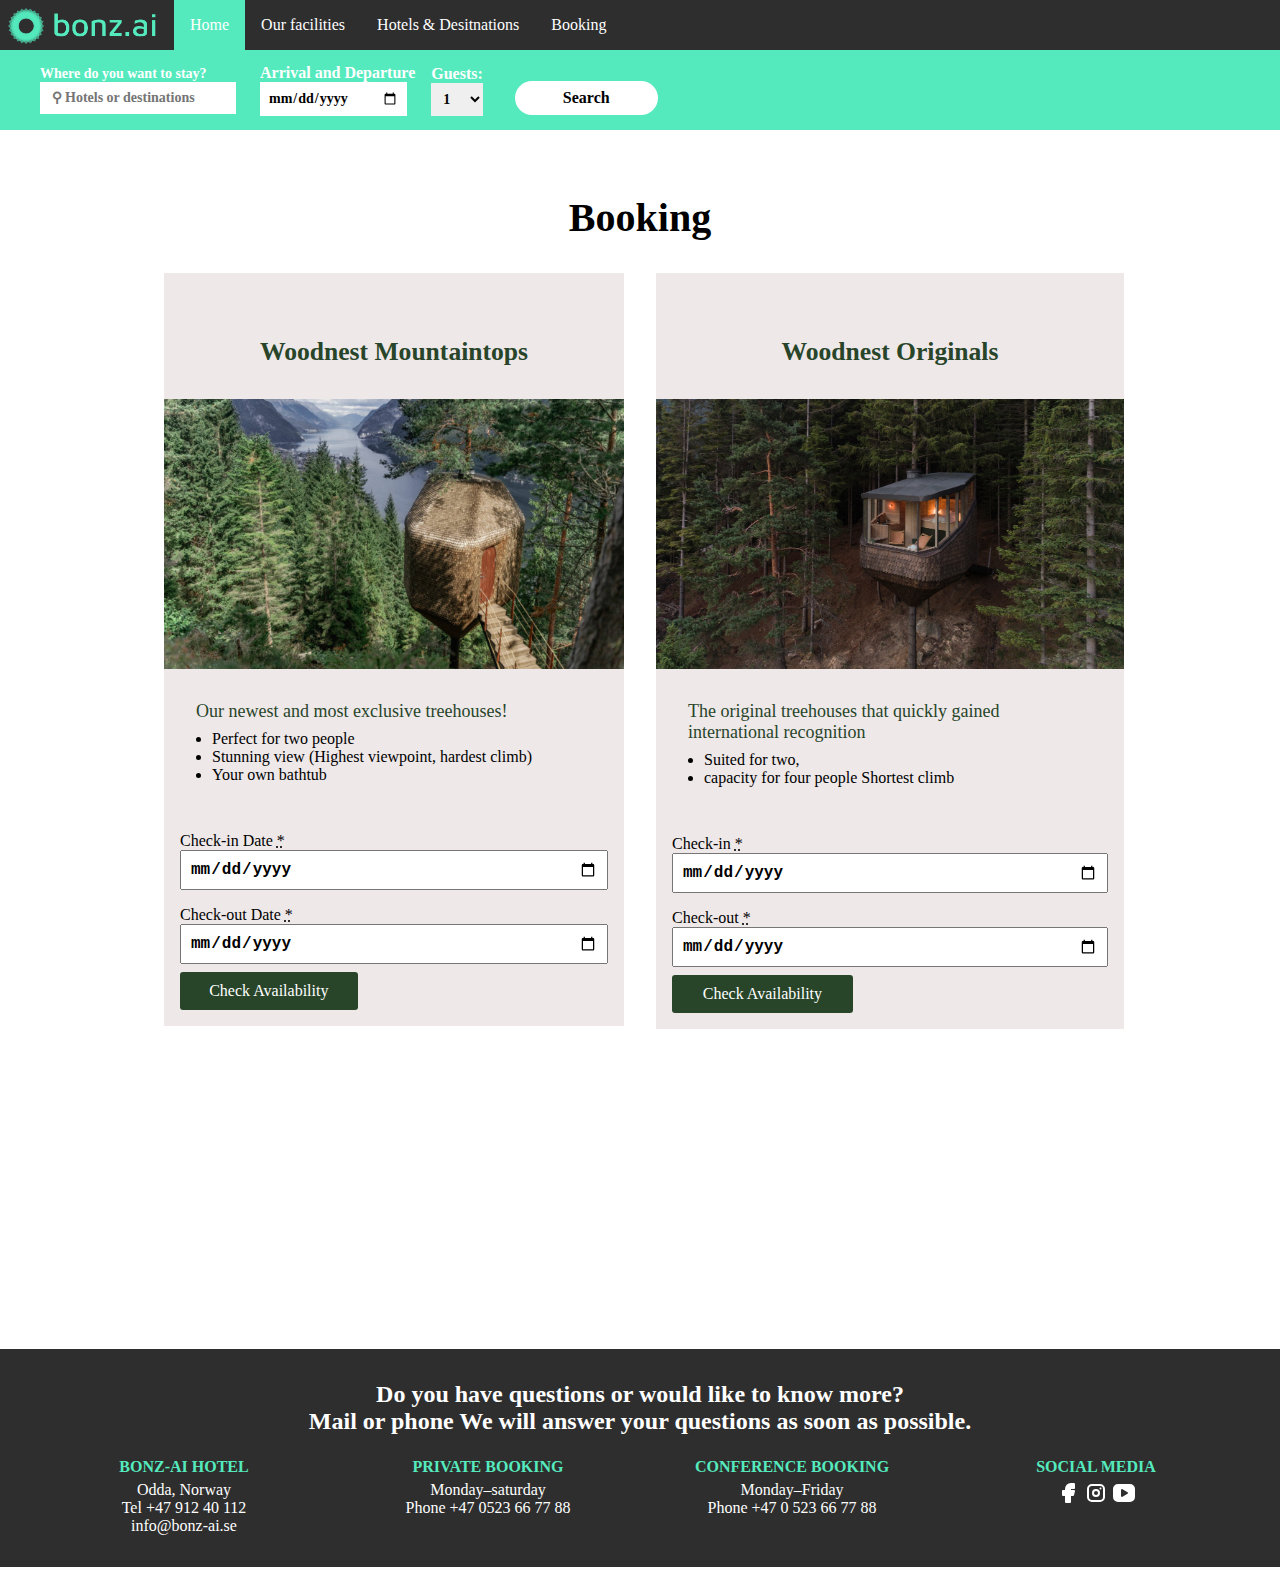
<file: booking.html>
<!DOCTYPE html>
<html lang="en">

<head>
    <meta charset="UTF-8">
    <meta name="viewport" content="width=device-width, initial-scale=1.0">
    <link rel="stylesheet" href="./style/style.css">
    <title>bonz-ai</title>


</head>

<body>

    <!-- Header/navigation -->

    <header class="header">
        <section id="header__navbar" class="header__navigation-menu">

            <ul class="header__menu-list">
                <figure class="heder__logo header__list-item">
                    <img class="header__logo" src="/assets/logo/bonz.ai-logo-color-landscape.png"
                        alt="logotype for bonz-ai">
                </figure>
                <nav class="header__navigation-toggle">
                    <li class="header__list-item-home"><a href="index.html" class="header__menu-link">Home</a></li>
                    <li class="header__list-item"><a href="facilities.html" class="header__menu-link">Our facilities</a>
                    </li>
                    <li class="header__list-item"><a href="hotels.html" class="header__menu-link">Hotels &
                            Desitnations</a></li>
                    <li class="header__list-item"><a href="booking.html" class="header__menu-link">Booking</a></li>
                    <!-- <li class="header__list-item"><a href="#" class="header__menu-link">Contact information</a>
                    </li> -->
                </nav>
            </ul>
            <!-- Hamburger button -->
            <button id="header__hamburger-toggle" class="header__navigation-hamburger">
                <figure class="header__icon-open">
                    <svg xmlns="http://www.w3.org/2000/svg" class="icon icon-tabler icon-tabler-menu-2" width="48"
                        height="48" viewBox="0 0 24 24" stroke-width="2" stroke="currentColor" fill="none"
                        stroke-linecap="round" stroke-linejoin="round">
                        <path stroke="none" d="M0 0h24v24H0z" fill="none" />
                        <path d="M4 6l16 0" />
                        <path d="M4 12l16 0" />
                        <path d="M4 18l16 0" />
                    </svg>
                </figure>

                <figure class="header__icon-close">
                    <svg xmlns="http://www.w3.org/2000/svg" class="icon icon-tabler icon-tabler-x" width="48"
                        height="48" viewBox="0 0 24 24" stroke-width="2" stroke="currentColor" fill="none"
                        stroke-linecap="round" stroke-linejoin="round">
                        <path stroke="none" d="M0 0h24v24H0z" fill="none" />
                        <path d="M18 6l-12 12" />
                        <path d="M6 6l12 12" />
                    </svg>
                </figure>
            </button>
        </section>

        <!-- Header booking form -->

        <form class="header__booking-form">
            <fieldset class="header__form-search">
                <label for="header__form-search-text">Where do you want to stay?</label>
                <input type="text" class="header__form-search-text" placeholder=" &#9906; Hotels or destinations"
                    name="header__form-search-text" required>
            </fieldset>
            <fieldset class="header__form-date">
                <label for="header__form-date-picker"> Arrival and Departure</label>
                <input type="date" class="header__form-date-picker" name="header__form-date-picker" required>
            </fieldset>

            <fieldset class="header__form-guest-number">
                <label for="header__form-guests">Guests:</label>
                <select class="header__form-guests" name="header__form-guests" required>
                    <option value="one">1</option>
                    <option value="two">2</option>
                    <option value="three">3</option>
                </select>
            </fieldset>


            <button class="header__form-button" type="submit">Search</button>
        </form>




    </header>




    <!-- Main start -->


    <main class="main-booking">


        <h1 class="main-booking__title">Booking</h1>

        <!-- Container - right -->
        <section class="main-booking__container">
            <article class="main-booking__container main-booking__container--right">

                <h2 class="main-booking__topic">Woodnest Mountaintops</h2>
                <img class="main-booking__image" src="/assets/photos/woodnest-exclusive.jpg" alt="woodnest-exclusive">
                <article class="main-booking__info-list">
                    <h3 class="main-booking__heading">Our newest and most exclusive treehouses!
                    </h3>
                    <ul class="main-booking__list">
                        <li>Perfect for two people</li>
                        <li>Stunning view (Highest viewpoint, hardest climb)</li>
                        <li>Your own bathtub</li>
                    </ul>
                </article>
                <form class="main-booking__form">
                    <fieldset class="main-booking__form main-booking__form--check-in">
                        <label for="main-booking__form-date-picker"> Check-in Date <abbr
                                title="Formatted as dd/mm/yyyy">*</abbr></label>
                        <input type="date" class="main-booking__form-date-picker" name="main-booking__form-date-picker"
                            required>
                    </fieldset>

                    <fieldset class="main-booking__form main-booking__form--check-out">
                        <label for="main-booking__form-date-picker"> Check-out Date <abbr
                                title="Formatted as dd/mm/yyyy">*</abbr></label>
                        <input type="date" class="main-booking__form-date-picker" name="main-booking__form-date-picker"
                            required>
                    </fieldset>
                    <!-- Check availability buttun -->
                    <details>
                        <summary class="main-booking__btn" type="submit">Check Availability</summary>
                        <h2 class="main-booking__topic">Available rooms:</h2>
                        <section class="main-booking__search-results">
                            <article class="main-booking__availibility-info">
                                <h3 class="main-booking__heading">Woodnest Mountaintop treehouse</h3>
                                <img class="main__booking-image--availability"
                                    src="/assets/photos/Albert-Heisler-01.jpg" width="100%">
                                <p class="main__booking-information">Price: 4099 SEK / night</p>
                                <p class="main__booking-information">These 14m2 luxurious treehouses boast a hand
                                    carved
                                    bespoke wooden bathtub and a bed that
                                    lowers from the ceiling. The towering floor windows gives you breathtaking views
                                    of the
                                    forest canopy overlooking the majestic Hardanger fjord.</p>
                            </article>

                            <figure class="main-booking__image-availability">

                                <img class="main__booking-image--availability"
                                    src="/assets/photos/Samuel-Taipale-05.jpg" width="100%">

                            </figure>

                        </section>
                    </details>
                </form>
            </article>
        </section>
        <!-- Container - left -->

        <section class="main-booking__container">
            <article class="main-booking__container main-booking__container--left">
                <h2 class="main-booking__topic">Woodnest Originals</h2>
                <img class="main-booking__image" src="/assets/photos/woodnest-original.jpeg" alt="woodnest-exclusive">
                <article class="main-booking__info-list">
                    <h3 class="main-booking__heading">The original treehouses that quickly gained international
                        recognition
                    </h3>
                    <ul class="main-booking__list">
                        <li>Suited for two, </li>
                        <li>capacity for four people Shortest climb</li>

                    </ul>
                </article>
                <form class="main-booking__form">
                    <fieldset class="main-booking__form main-booking__form--check-in">
                        <label for="main-booking__form-date-picker"> Check-in <abbr
                                title="Formatted as dd/mm/yyyy">*</abbr></label>
                        <input type="date" class="main-booking__form-date-picker" name="main-booking__form-date-picker"
                            required>
                    </fieldset>

                    <fieldset class="main-booking__form main-booking__form--check-out">
                        <label for="main-booking__form-date-picker"> Check-out <abbr
                                title="Formatted as dd/mm/yyyy">*</abbr></label>
                        <input type="date" class="main-booking__form-date-picker" name="main-booking__form-date-picker"
                            required>
                    </fieldset>
                    <!-- Check availability buttun -->
                    <details>
                        <summary class="main-booking__btn" type="submit">Check Availability</summary>
                        <h2 class="main-booking__topic">Available rooms:</h2>
                        <section class="main-booking__search-results">
                            <article class="main-booking__availibility-info">
                                <h3 class="main-booking__heading">Woodnest original treehouse</h3>
                                <img class="main__booking-image--availability" src="/assets/photos/wood-nest.jpg"
                                    width="100%">
                                <p class="main-booking__information">Price: 3099 SEK / night</p>
                                <p class="main-booking__information">Suspended 6 metres above the forest floor,
                                    these
                                    panoramic treehouses overlook the
                                    majestic Hardanger Fjord. These 14m2 treehouses use groundbreaking engineering,
                                    as the
                                    tree is encased with a metal collar which allows the tree to live freely inside.
                                </p>
                            </article>
                            <figure class="main__booking-image--availability">
                                <img class="main__booking-image--availability" src="/assets/photos/WN_0600.jpg"
                                    width="100%">
                            </figure>

                        </section>
                    </details>
                </form>
            </article>
        </section>
    </main>


    <!-- Footer start -->


    <footer class="footer">
        <section class="footer__container">
            <h2 class="footer__heading">Do you have questions or would like to know more?<br>
                Mail or phone
                We will answer your questions as soon as possible.</h2>


            <article class="footer__contact-info">
                <h3 class="footer__sub-heading">BONZ-AI HOTEL</h3>
                <p class="footer__item-paragraph">Odda, Norway</p>
                <p class="footer__item-paragraph">Tel +47 912 40 112</p>
                <p class="footer__item-paragraph">info@bonz-ai.se</p>
            </article>
            <article class="footer__contact-info">
                <h3 class="footer__sub-heading">PRIVATE BOOKING</h3>
                <p class="footer__item-paragraph">Monday–saturday</p>
                <p class="footer__item-paragraph"> Phone +47 0523 66 77 88</p>
            </article>
            <article class="footer__contact-info">
                <h3 class="footer__sub-heading">CONFERENCE BOOKING</h3>
                <p class="footer__item-paragraph">Monday–Friday</p>

                <p class="footer__item-paragraph"> Phone +47 0 523 66 77 88</p>
            </article>
            <article class="footer__contact-info">
                <h3 class="footer__sub-heading">SOCIAL MEDIA</h3>
                <!-- Facebook icon -->
                <svg xmlns="http://www.w3.org/2000/svg" class="icon icon-tabler icon-tabler-brand-facebook-filled"
                    width="24" height="24" viewBox="0 0 24 24" stroke-width="2" stroke="currentColor" fill="none"
                    stroke-linecap="round" stroke-linejoin="round">
                    <path stroke="none" d="M0 0h24v24H0z" fill="none" />
                    <path
                        d="M18 2a1 1 0 0 1 .993 .883l.007 .117v4a1 1 0 0 1 -.883 .993l-.117 .007h-3v1h3a1 1 0 0 1 .991 1.131l-.02 .112l-1 4a1 1 0 0 1 -.858 .75l-.113 .007h-2v6a1 1 0 0 1 -.883 .993l-.117 .007h-4a1 1 0 0 1 -.993 -.883l-.007 -.117v-6h-2a1 1 0 0 1 -.993 -.883l-.007 -.117v-4a1 1 0 0 1 .883 -.993l.117 -.007h2v-1a6 6 0 0 1 5.775 -5.996l.225 -.004h3z"
                        stroke-width="0" fill="currentColor" />
                </svg>
                <!-- Instagram icon -->
                <svg xmlns="http://www.w3.org/2000/svg" class="icon icon-tabler icon-tabler-brand-instagram" width="24"
                    height="24" viewBox="0 0 24 24" stroke-width="2" stroke="currentColor" fill="none"
                    stroke-linecap="round" stroke-linejoin="round">
                    <path stroke="none" d="M0 0h24v24H0z" fill="none" />
                    <path d="M4 4m0 4a4 4 0 0 1 4 -4h8a4 4 0 0 1 4 4v8a4 4 0 0 1 -4 4h-8a4 4 0 0 1 -4 -4z" />
                    <path d="M12 12m-3 0a3 3 0 1 0 6 0a3 3 0 1 0 -6 0" />
                    <path d="M16.5 7.5l0 .01" />
                </svg>
                <!-- Youtube icon -->
                <svg xmlns="http://www.w3.org/2000/svg" class="icon icon-tabler icon-tabler-brand-youtube-filled"
                    width="24" height="24" viewBox="0 0 24 24" stroke-width="2" stroke="currentColor" fill="none"
                    stroke-linecap="round" stroke-linejoin="round">
                    <path stroke="none" d="M0 0h24v24H0z" fill="none" />
                    <path
                        d="M18 3a5 5 0 0 1 5 5v8a5 5 0 0 1 -5 5h-12a5 5 0 0 1 -5 -5v-8a5 5 0 0 1 5 -5zm-9 6v6a1 1 0 0 0 1.514 .857l5 -3a1 1 0 0 0 0 -1.714l-5 -3a1 1 0 0 0 -1.514 .857z"
                        stroke-width="0" fill="currentColor" />
                </svg>
        </section>

        </article>
    </footer>



    <script src="./app.js"></script>

</body>

</html>
</file>
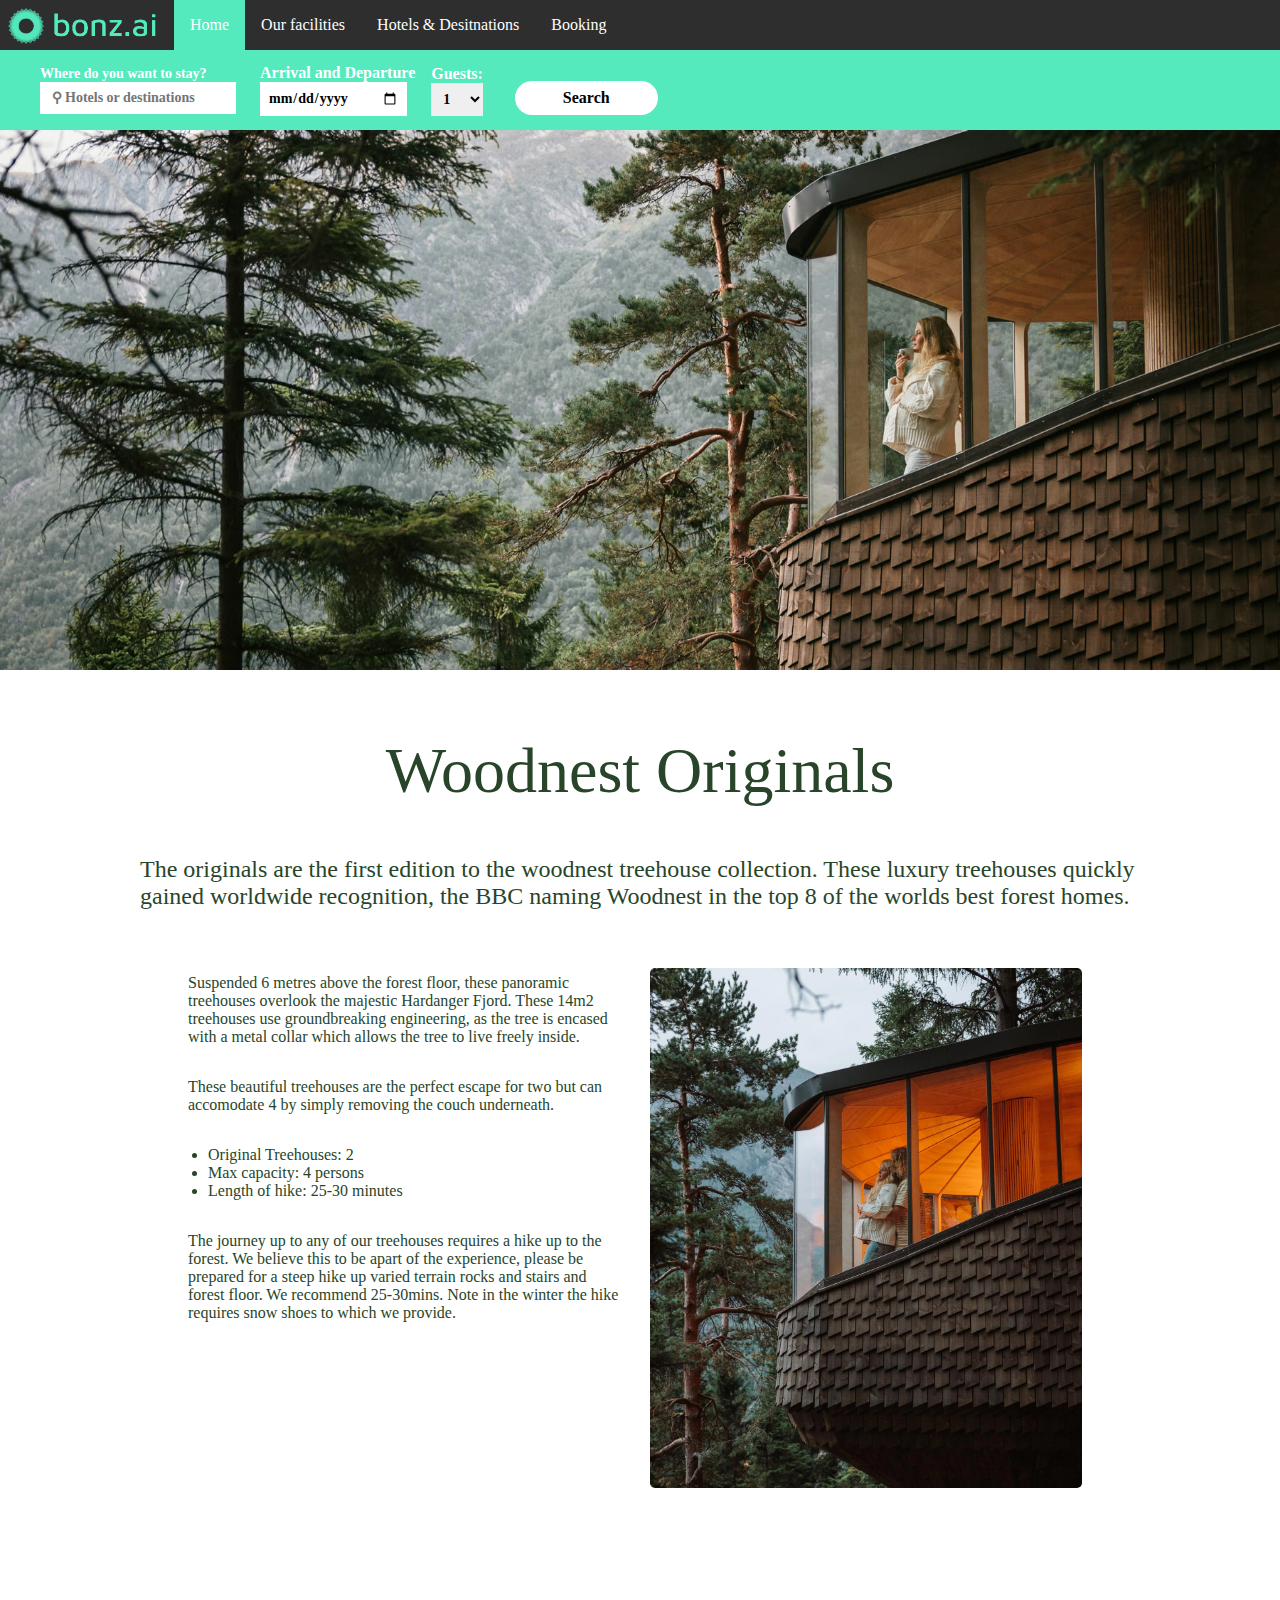
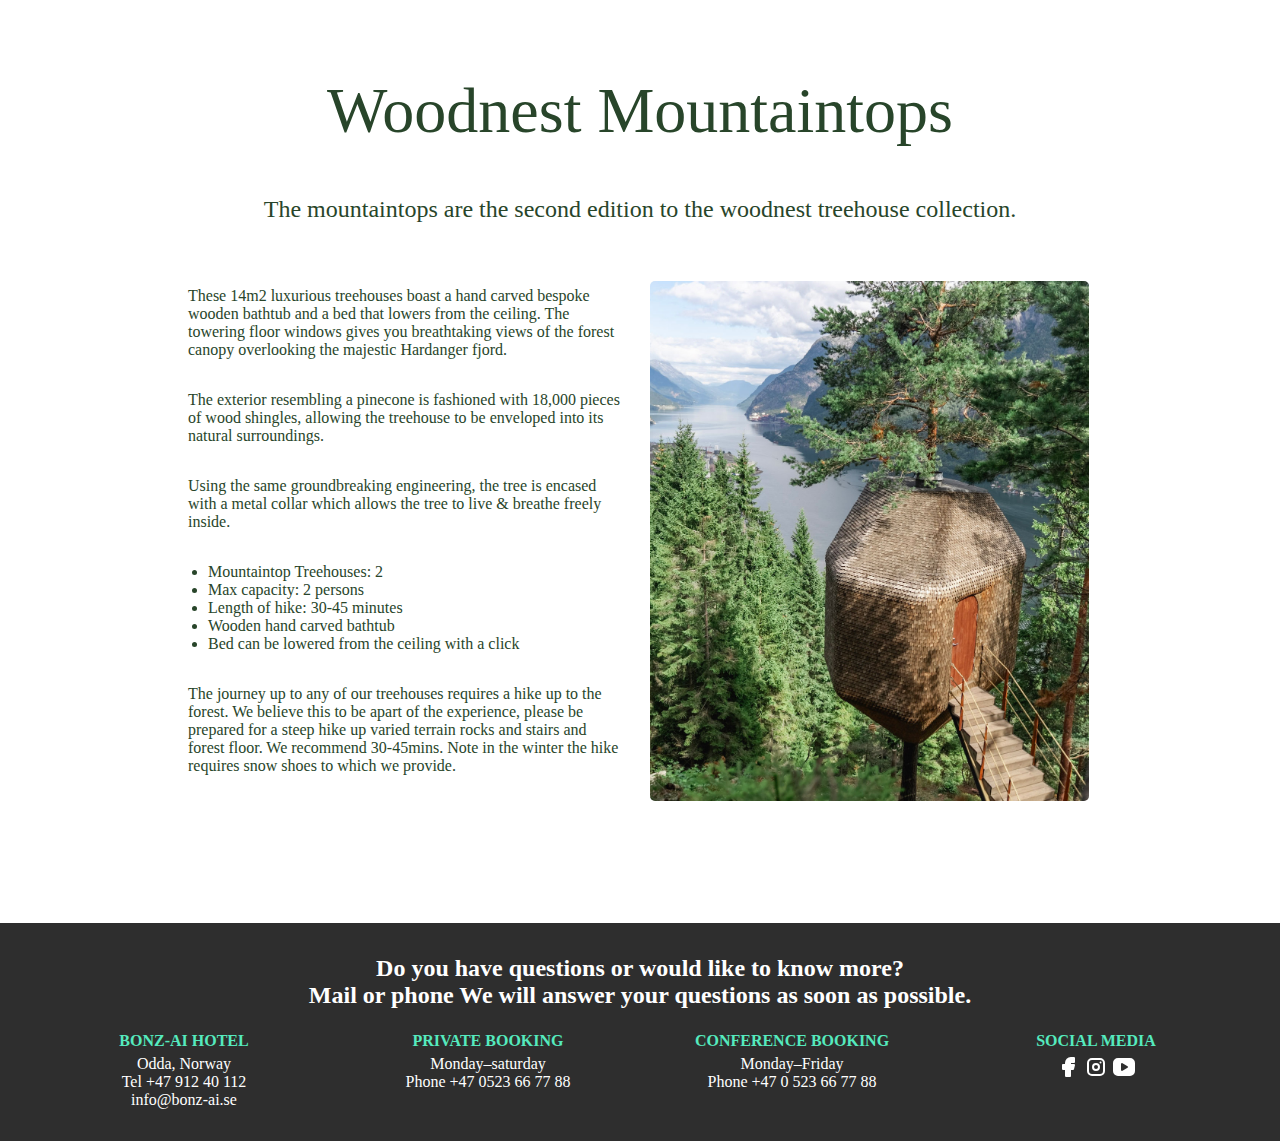
<file: facilities.html>
<!DOCTYPE html>
<html lang="en">

<head>
    <meta charset="UTF-8">
    <meta name="viewport" content="width=device-width, initial-scale=1.0">
    <link rel="stylesheet" href="./style/style.css">
    <title>bonz-ai</title>


</head>

<body>

    <!-- Header/navigation -->

    <header class="header">
        <section id="header__navbar" class="header__navigation-menu">

            <ul class="header__menu-list">
                <figure class="heder__logo header__list-item">
                    <img class="header__logo" src="/assets/logo/bonz.ai-logo-color-landscape.png"
                        alt="logotype for bonz-ai">
                </figure>
                <nav class="header__navigation-toggle">
                    <li class="header__list-item-home"><a href="index.html" class="header__menu-link">Home</a></li>
                    <li class="header__list-item"><a href="facilities.html" class="header__menu-link">Our facilities</a>
                    </li>
                    <li class="header__list-item"><a href="hotels.html" class="header__menu-link">Hotels &
                            Desitnations</a></li>
                    <li class="header__list-item"><a href="booking.html" class="header__menu-link">Booking</a></li>
                    <!-- <li class="header__list-item"><a href="#" class="header__menu-link">Contact information</a>
                    </li> -->
                </nav>
            </ul>
            <!-- Hamburger button -->
            <button id="header__hamburger-toggle" class="header__navigation-hamburger">
                <figure class="header__icon-open">
                    <svg xmlns="http://www.w3.org/2000/svg" class="icon icon-tabler icon-tabler-menu-2" width="48"
                        height="48" viewBox="0 0 24 24" stroke-width="2" stroke="currentColor" fill="none"
                        stroke-linecap="round" stroke-linejoin="round">
                        <path stroke="none" d="M0 0h24v24H0z" fill="none" />
                        <path d="M4 6l16 0" />
                        <path d="M4 12l16 0" />
                        <path d="M4 18l16 0" />
                    </svg>
                </figure>

                <figure class="header__icon-close">
                    <svg xmlns="http://www.w3.org/2000/svg" class="icon icon-tabler icon-tabler-x" width="48"
                        height="48" viewBox="0 0 24 24" stroke-width="2" stroke="currentColor" fill="none"
                        stroke-linecap="round" stroke-linejoin="round">
                        <path stroke="none" d="M0 0h24v24H0z" fill="none" />
                        <path d="M18 6l-12 12" />
                        <path d="M6 6l12 12" />
                    </svg>
                </figure>
            </button>
        </section>

        <!-- Header booking form -->

        <form class="header__booking-form">
            <fieldset class="header__form-search">
                <label for="header__form-search-text">Where do you want to stay?</label>
                <input type="text" class="header__form-search-text" placeholder=" &#9906; Hotels or destinations"
                    name="header__form-search-text" required>
            </fieldset>
            <fieldset class="header__form-date">
                <label for="header__form-date-picker"> Arrival and Departure</label>
                <input type="date" class="header__form-date-picker" name="header__form-date-picker" required>
            </fieldset>

            <fieldset class="header__form-guest-number">
                <label for="header__form-guests">Guests:</label>
                <select class="header__form-guests" name="header__form-guests" required>
                    <option value="one">1</option>
                    <option value="two">2</option>
                    <option value="three">3</option>
                </select>
            </fieldset>


            <button class="header__form-button" type="submit">Search</button>
        </form>


        <!-- Header image -->
        <figure class="header-facitilities__image">
        </figure>

    </header>



    <!-- Main -->


    <!-- Woodnest originals -->
    <main class="main__facitilities">

        <article class="main-facitilities__headings">
            <h1 class="main-facitilities__title">
                Woodnest Originals
            </h1>
            <h3 class="main-facitilities__topic">The originals are the first edition to the woodnest
                treehouse
                collection. These luxury treehouses quickly gained worldwide recognition, the BBC naming
                Woodnest in the
                top 8 of the worlds best forest homes.</h3>
        </article>


        <section class="main-facitilities__container">
            <article class="main-facitilities__info">
                <p class="main-facitilities__paragraph main-facitilities__paragraph--bold">Suspended 6 metres
                    above the
                    forest floor, these panoramic
                    treehouses overlook the majestic Hardanger Fjord. These 14m2 treehouses use groundbreaking
                    engineering,
                    as the tree is encased with a metal collar which allows the tree to live freely inside.
                </p>
                <p class="main-facitilities__paragraph">These beautiful treehouses are the perfect escape for
                    two but
                    can
                    accomodate 4 by simply removing the couch underneath.
                </p>
                <ul class="main-facitilities__list-item">
                    <li class="main-facitilities__list-info">Original Treehouses: 2</li>
                    <li class="main-facitilities__list-info">Max capacity: 4 persons</li>
                    <li class="main-facitilities__list-info">Length of hike: 25-30 minutes</li>
                </ul>
                <p class="main-facitilities__paragraph">The journey up to any of our treehouses requires a hike
                    up to
                    the
                    forest. We believe this to be apart of the experience, please be prepared for a steep hike
                    up varied
                    terrain rocks and stairs and forest floor. We recommend 25-30mins. Note in the winter the
                    hike
                    requires
                    snow shoes to which we provide.</p>
            </article>
            <img class="main-facitilities__image-hugging" src="/assets/photos/hugging.jpg" alt="hugging couple">
        </section>


        <!-- Woodnest Mountiantops -->


        <article class="main-facitilities__headings">
            <h1 class="main-facitilities__title">
                Woodnest Mountaintops
            </h1>
            <h3 class="main-facitilities__topic">The mountaintops are the second edition to the woodnest
                treehouse collection.</h3>
        </article>
        <section class="main-facitilities__container">
            <article class="main-facitilities__info">
                <p class="main-facitilities__paragraph main-facitilities__paragraph--bold">These 14m2 luxurious
                    treehouses boast a hand carved bespoke wooden bathtub and a bed that lowers from the
                    ceiling.
                    The
                    towering floor windows gives you breathtaking views of the forest canopy overlooking the
                    majestic
                    Hardanger fjord.
                </p>
                <p class="main-facitilities__paragraph">The exterior resembling a pinecone is fashioned with
                    18,000
                    pieces of wood shingles, allowing the treehouse to be enveloped into its natural
                    surroundings.
                </p>
                <p class="main-facitilities__paragraph">Using the same groundbreaking engineering, the tree is
                    encased
                    with a metal collar which allows the tree to live & breathe freely inside.</p>
                <ul class="main-facitilities__list-item">
                    <li class="main-facitilities__list-info">Mountaintop Treehouses: 2</li>
                    <li class="main-facitilities__list-info">Max capacity: 2 persons</li>
                    <li class="main-facitilities__list-info">Length of hike: 30-45 minutes</li>
                    <li class="main-facitilities__list-info">Wooden hand carved bathtub</li>
                    <li class="main-facitilities__list-info">Bed can be lowered from the ceiling with a click</li>
                </ul>
                <p class="main-facitilities__paragraph">The journey up to any of our treehouses requires a hike
                    up
                    to
                    the forest. We believe this to be apart of the experience, please be prepared for a steep
                    hike
                    up
                    varied terrain rocks and stairs and forest floor. We recommend 30-45mins. Note in the winter
                    the
                    hike requires snow shoes to which we provide.</p>
            </article>
            <img class="main-facitilities__image-house" src="/assets/photos/woodnest-mountaintops.jpg"
                alt="Mountaintops">
        </section>

    </main>





    <!-- Footer start -->


    <footer class="footer">
        <section class="footer__container">
            <h2 class="footer__heading">Do you have questions or would like to know more?<br>
                Mail or phone
                We will answer your questions as soon as possible.</h2>


            <article class="footer__contact-info">
                <h3 class="footer__sub-heading">BONZ-AI HOTEL</h3>
                <p class="footer__item-paragraph">Odda, Norway</p>
                <p class="footer__item-paragraph">Tel +47 912 40 112</p>
                <p class="footer__item-paragraph">info@bonz-ai.se</p>
            </article>
            <article class="footer__contact-info">
                <h3 class="footer__sub-heading">PRIVATE BOOKING</h3>
                <p class="footer__item-paragraph">Monday–saturday</p>
                <p class="footer__item-paragraph"> Phone +47 0523 66 77 88</p>
            </article>
            <article class="footer__contact-info">
                <h3 class="footer__sub-heading">CONFERENCE BOOKING</h3>
                <p class="footer__item-paragraph">Monday–Friday</p>

                <p class="footer__item-paragraph"> Phone +47 0 523 66 77 88</p>
            </article>
            <article class="footer__contact-info">
                <h3 class="footer__sub-heading">SOCIAL MEDIA</h3>
                <!-- Facebook icon -->
                <svg xmlns="http://www.w3.org/2000/svg" class="icon icon-tabler icon-tabler-brand-facebook-filled"
                    width="24" height="24" viewBox="0 0 24 24" stroke-width="2" stroke="currentColor" fill="none"
                    stroke-linecap="round" stroke-linejoin="round">
                    <path stroke="none" d="M0 0h24v24H0z" fill="none" />
                    <path
                        d="M18 2a1 1 0 0 1 .993 .883l.007 .117v4a1 1 0 0 1 -.883 .993l-.117 .007h-3v1h3a1 1 0 0 1 .991 1.131l-.02 .112l-1 4a1 1 0 0 1 -.858 .75l-.113 .007h-2v6a1 1 0 0 1 -.883 .993l-.117 .007h-4a1 1 0 0 1 -.993 -.883l-.007 -.117v-6h-2a1 1 0 0 1 -.993 -.883l-.007 -.117v-4a1 1 0 0 1 .883 -.993l.117 -.007h2v-1a6 6 0 0 1 5.775 -5.996l.225 -.004h3z"
                        stroke-width="0" fill="currentColor" />
                </svg>
                <!-- Instagram icon -->
                <svg xmlns="http://www.w3.org/2000/svg" class="icon icon-tabler icon-tabler-brand-instagram" width="24"
                    height="24" viewBox="0 0 24 24" stroke-width="2" stroke="currentColor" fill="none"
                    stroke-linecap="round" stroke-linejoin="round">
                    <path stroke="none" d="M0 0h24v24H0z" fill="none" />
                    <path d="M4 4m0 4a4 4 0 0 1 4 -4h8a4 4 0 0 1 4 4v8a4 4 0 0 1 -4 4h-8a4 4 0 0 1 -4 -4z" />
                    <path d="M12 12m-3 0a3 3 0 1 0 6 0a3 3 0 1 0 -6 0" />
                    <path d="M16.5 7.5l0 .01" />
                </svg>
                <!-- Youtube icon -->
                <svg xmlns="http://www.w3.org/2000/svg" class="icon icon-tabler icon-tabler-brand-youtube-filled"
                    width="24" height="24" viewBox="0 0 24 24" stroke-width="2" stroke="currentColor" fill="none"
                    stroke-linecap="round" stroke-linejoin="round">
                    <path stroke="none" d="M0 0h24v24H0z" fill="none" />
                    <path
                        d="M18 3a5 5 0 0 1 5 5v8a5 5 0 0 1 -5 5h-12a5 5 0 0 1 -5 -5v-8a5 5 0 0 1 5 -5zm-9 6v6a1 1 0 0 0 1.514 .857l5 -3a1 1 0 0 0 0 -1.714l-5 -3a1 1 0 0 0 -1.514 .857z"
                        stroke-width="0" fill="currentColor" />
                </svg>
        </section>

        </article>
    </footer>


    <script src="./app.js"></script>

</body>

</html>
</file>
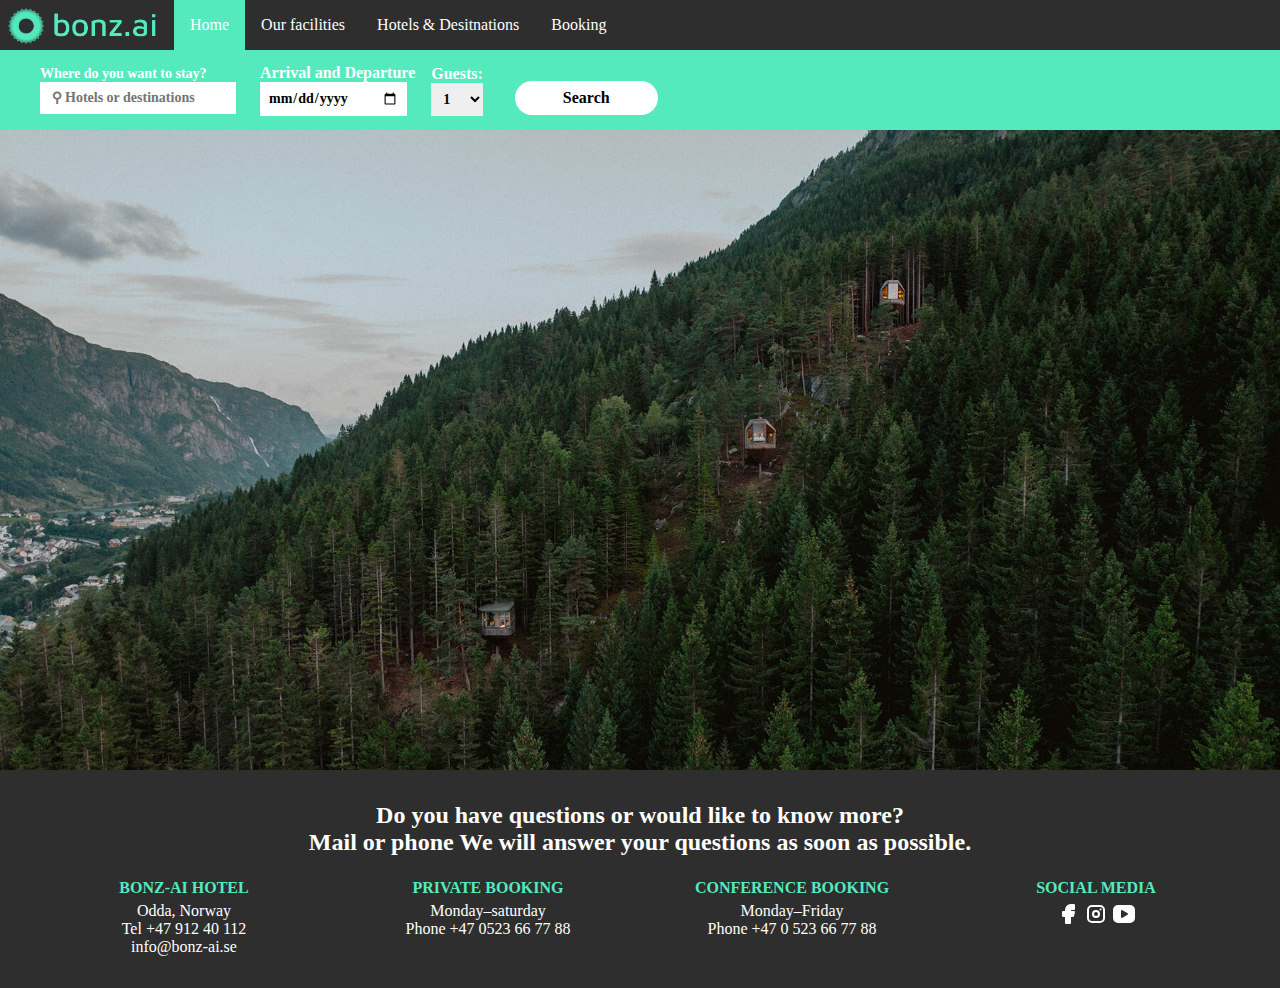
<file: hotels.html>
<!DOCTYPE html>
<html lang="en">

<head>
    <meta charset="UTF-8">
    <meta name="viewport" content="width=device-width, initial-scale=1.0">
    <link rel="stylesheet" href="./style/style.css">
    <title>bonz-ai</title>


</head>

<body>

    <!-- Header/navigation -->

    <header class="header">
        <section id="header__navbar" class="header__navigation-menu">

            <ul class="header__menu-list">
                <figure class="heder__logo header__list-item">
                    <img class="header__logo" src="/assets/logo/bonz.ai-logo-color-landscape.png"
                        alt="logotype for bonz-ai">
                </figure>
                <nav class="header__navigation-toggle">
                    <li class="header__list-item-home"><a href="index.html" class="header__menu-link">Home</a></li>
                    <li class="header__list-item"><a href="facilities.html" class="header__menu-link">Our facilities</a>
                    </li>
                    <li class="header__list-item"><a href="hotels.html" class="header__menu-link">Hotels &
                            Desitnations</a></li>
                    <li class="header__list-item"><a href="booking.html" class="header__menu-link">Booking</a></li>
                    <!-- <li class="header__list-item"><a href="#" class="header__menu-link">Contact information</a>
                    </li> -->
                </nav>
            </ul>
            <!-- Hamburger button -->
            <button id="header__hamburger-toggle" class="header__navigation-hamburger">
                <figure class="header__icon-open">
                    <svg xmlns="http://www.w3.org/2000/svg" class="icon icon-tabler icon-tabler-menu-2" width="48"
                        height="48" viewBox="0 0 24 24" stroke-width="2" stroke="currentColor" fill="none"
                        stroke-linecap="round" stroke-linejoin="round">
                        <path stroke="none" d="M0 0h24v24H0z" fill="none" />
                        <path d="M4 6l16 0" />
                        <path d="M4 12l16 0" />
                        <path d="M4 18l16 0" />
                    </svg>
                </figure>

                <figure class="header__icon-close">
                    <svg xmlns="http://www.w3.org/2000/svg" class="icon icon-tabler icon-tabler-x" width="48"
                        height="48" viewBox="0 0 24 24" stroke-width="2" stroke="currentColor" fill="none"
                        stroke-linecap="round" stroke-linejoin="round">
                        <path stroke="none" d="M0 0h24v24H0z" fill="none" />
                        <path d="M18 6l-12 12" />
                        <path d="M6 6l12 12" />
                    </svg>
                </figure>
            </button>
        </section>

        <!-- Header booking form -->

        <form class="header__booking-form">
            <fieldset class="header__form-search">
                <label for="header__form-search-text">Where do you want to stay?</label>
                <input type="text" class="header__form-search-text" placeholder=" &#9906; Hotels or destinations"
                    name="header__form-search-text" required>
            </fieldset>
            <fieldset class="header__form-date">
                <label for="header__form-date-picker"> Arrival and Departure</label>
                <input type="date" class="header__form-date-picker" name="header__form-date-picker" required>
            </fieldset>

            <fieldset class="header__form-guest-number">
                <label for="header__form-guests">Guests:</label>
                <select class="header__form-guests" name="header__form-guests" required>
                    <option value="one">1</option>
                    <option value="two">2</option>
                    <option value="three">3</option>
                </select>
            </fieldset>


            <button class="header__form-button" type="submit">Search</button>
        </form>

        <!-- Header image -->

        <figure class="header__hotels-image">
        </figure>
    </header>



    <!-- Main start -->

    <main class="main">
        <!-- HÄR ÄR DET TOMT, KANSKE KOMMER SENARE -->
    </main>


    <!-- Footer start -->


    <footer class="footer">
        <section class="footer__container">
            <h2 class="footer__heading">Do you have questions or would like to know more?<br>
                Mail or phone
                We will answer your questions as soon as possible.</h2>


            <article class="footer__contact-info">
                <h3 class="footer__sub-heading">BONZ-AI HOTEL</h3>
                <p class="footer__item-paragraph">Odda, Norway</p>
                <p class="footer__item-paragraph">Tel +47 912 40 112</p>
                <p class="footer__item-paragraph">info@bonz-ai.se</p>
            </article>
            <article class="footer__contact-info">
                <h3 class="footer__sub-heading">PRIVATE BOOKING</h3>
                <p class="footer__item-paragraph">Monday–saturday</p>
                <p class="footer__item-paragraph"> Phone +47 0523 66 77 88</p>
            </article>
            <article class="footer__contact-info">
                <h3 class="footer__sub-heading">CONFERENCE BOOKING</h3>
                <p class="footer__item-paragraph">Monday–Friday</p>

                <p class="footer__item-paragraph"> Phone +47 0 523 66 77 88</p>
            </article>
            <article class="footer__contact-info">
                <h3 class="footer__sub-heading">SOCIAL MEDIA</h3>
                <!-- Facebook icon -->
                <svg xmlns="http://www.w3.org/2000/svg" class="icon icon-tabler icon-tabler-brand-facebook-filled"
                    width="24" height="24" viewBox="0 0 24 24" stroke-width="2" stroke="currentColor" fill="none"
                    stroke-linecap="round" stroke-linejoin="round">
                    <path stroke="none" d="M0 0h24v24H0z" fill="none" />
                    <path
                        d="M18 2a1 1 0 0 1 .993 .883l.007 .117v4a1 1 0 0 1 -.883 .993l-.117 .007h-3v1h3a1 1 0 0 1 .991 1.131l-.02 .112l-1 4a1 1 0 0 1 -.858 .75l-.113 .007h-2v6a1 1 0 0 1 -.883 .993l-.117 .007h-4a1 1 0 0 1 -.993 -.883l-.007 -.117v-6h-2a1 1 0 0 1 -.993 -.883l-.007 -.117v-4a1 1 0 0 1 .883 -.993l.117 -.007h2v-1a6 6 0 0 1 5.775 -5.996l.225 -.004h3z"
                        stroke-width="0" fill="currentColor" />
                </svg>
                <!-- Instagram icon -->
                <svg xmlns="http://www.w3.org/2000/svg" class="icon icon-tabler icon-tabler-brand-instagram" width="24"
                    height="24" viewBox="0 0 24 24" stroke-width="2" stroke="currentColor" fill="none"
                    stroke-linecap="round" stroke-linejoin="round">
                    <path stroke="none" d="M0 0h24v24H0z" fill="none" />
                    <path d="M4 4m0 4a4 4 0 0 1 4 -4h8a4 4 0 0 1 4 4v8a4 4 0 0 1 -4 4h-8a4 4 0 0 1 -4 -4z" />
                    <path d="M12 12m-3 0a3 3 0 1 0 6 0a3 3 0 1 0 -6 0" />
                    <path d="M16.5 7.5l0 .01" />
                </svg>
                <!-- Youtube icon -->
                <svg xmlns="http://www.w3.org/2000/svg" class="icon icon-tabler icon-tabler-brand-youtube-filled"
                    width="24" height="24" viewBox="0 0 24 24" stroke-width="2" stroke="currentColor" fill="none"
                    stroke-linecap="round" stroke-linejoin="round">
                    <path stroke="none" d="M0 0h24v24H0z" fill="none" />
                    <path
                        d="M18 3a5 5 0 0 1 5 5v8a5 5 0 0 1 -5 5h-12a5 5 0 0 1 -5 -5v-8a5 5 0 0 1 5 -5zm-9 6v6a1 1 0 0 0 1.514 .857l5 -3a1 1 0 0 0 0 -1.714l-5 -3a1 1 0 0 0 -1.514 .857z"
                        stroke-width="0" fill="currentColor" />
                </svg>
        </section>

        </article>
    </footer>



    <script src="./app.js"></script>

</body>

</html>
</file>
<file: style/style.css>
* {
    box-sizing: border-box;
    margin: 0;
    padding: 0;
}


body {

    font-family: 'Segoe UI';
    max-width: 1440px;
    margin: auto;
    padding: 0;
}

/* Navigation-menu / Header*/

.header__navigation-menu {
    background-color: #2e2e2e;
    color: white;
    position: relative;
    font-weight: 400;
    font-size: 16px;
}


.header__menu-list {
    margin: unset;
    padding: 0;
    list-style: none;
    display: flex;
}

.header__menu-list .header__navigation-toggle {
    display: flex;
}


.header__menu-link {
    color: inherit;
    text-decoration: none;
    padding: 1em;
    display: inline-block;
}


.header__menu-link:hover {
    background-color: #5b5a5a;
}


.header__list-item-home {
    background-color: #55eabe;
}


.header__navigation-menu .header__navigation-hamburger {
    position: absolute;
    top: 0;
    right: 0;
    border: unset;
    background: unset;
    cursor: pointer;
    display: none;
}


.header__navigation-menu .header__navigation-hamburger svg {
    stroke: white;
}


.header__navigation-menu .header__navigation-hamburger .header__icon-close {
    display: none;
}


/* Logotype */


.header__logo {
    max-width: 150px;
    margin-top: 8px;
    margin-left: 0.5rem;
    margin-right: 1rem;
    /* Logotype color: #55eabe */
}


/* Header booking form */



.header__booking-form {
    display: flex;
    align-items: center;
    padding: 0.5rem 2rem;
    border: none;
    background-color: #55eabe;
}


.header__form-search,
.header__form-date,
.header__form-guest-number {
    display: flex;
    flex-direction: column;
    border: none;
    margin-right: 1rem;
    color: white;
    font-weight: bold;
    font-family: Segoe UI;
}


.header__form-search,
.header__form-search-text,
.header__form-guests,
.header__form-date-picker {

    padding: 0.5rem;
    font-size: 14px;
    font-weight: bold;
    font-family: Segoe UI;
    border: none;
}


.header__form-date-picker {
    padding: 0.5rem;
    font-size: 14px;
    font-weight: bold;
    margin-right: 0.5rem;
    font-style: none;
}


.header__form-button {
    padding: 0.5rem 3rem;
    margin-top: 1rem;
    margin-left: 1rem;
    border-radius: 20rem;
    cursor: pointer;
    font-size: 16px;
    font-weight: bold;
    background-color: white;
    border: none;
    font-family: Segoe UI;
}


.header__form-button:hover {
    background-color: rgb(213, 209, 209);
}


/* Header video */

.header__video-container {
    position: relative;
    width: 100%;
    max-width: 1440px;
    height: 70vh;
}


.header__image {
    max-width: 100%;
    margin-bottom: 0;
    background-image: url(/assets/photos/woodnest-treehouse-odda-norway.jpg);
    background-size: 100%;
    height: 40rem;
    background-repeat: no-repeat;
}


/* Main section "home" */

main {
    max-width: 1000px;
    margin: auto
}


.main__container {
    display: grid;
    grid-template-columns: repeat(2, 1fr);
    margin-top: 10rem;
    margin-bottom: 10rem;
}


/* Main - big - container */

.main__container-big {
    background-color: #5b5a5a;
    height: 30rem;
    padding: 4rem;
    grid-column: auto /span 1;
    grid-row: auto /span 2;
    text-align: center;
    margin-top: 15rem;
}


.main__container-title {
    color: white;
    font-size: 2rem;
    margin-bottom: 3rem;
}


.main__container-big p {
    margin-bottom: 3rem;
    font-size: 18px;
    color: white;
}


.main__button {
    background-color: #fff;
    border: none;
    padding: 1rem 2rem;
    border-radius: 2rem;
    text-transform: uppercase;
    font-weight: bold;
    box-shadow: 0 3px 0 rgba(0, 0, 0, 0.2);
    cursor: pointer;
    margin-left: 7rem;
}


.main__button:hover {
    background-color: #55eabe;
}


/* Main - small - container */

.main__container-small-top,
.main__container-small-bot {
    grid-column: auto /span 1;
    display: flex;
    flex-direction: column;
    justify-content: center;
    align-items: center;
    font-size: 18px;

}


.main__container-small-top {
    background-color: #55eabe;
    color: black;
    margin-top: 15rem;
}


.main__container-small-bot {
    background-color: white;
}


.main__container-small-top h2,
.main__container-small-bot h2 {
    cursor: pointer;
    font-size: 18px;
}


.main__image-cabins {

    max-width: 100%;
    margin-bottom: 2rem;
    padding: 0;
    background-image: url(/assets/photos/woodnest-treehouse-odda-norway-designboom.jpg);
    background-size: 100%;
    height: 55vh;
    background-repeat: no-repeat;
}


.main__image-info-text {
    margin-bottom: 10rem;
    text-align: center;
    color: #28452a;
}


.main__image-info-text p {
    padding: 10px;
    font-size: 18px;
    color: black;
}


/* Footer section */

.footer {
    width: 100%;
}


.footer__container {
    display: grid;
    grid-template-columns: repeat(4, 1fr);
    grid-template-rows: repeat(2, 1fr);
    padding: 2rem;
    background-color: #2e2e2e;
}


.footer__heading {
    grid-area: auto / auto / span 1 / span 4;
    font-size: 1.5rem;
    font-weight: 700;
    color: white;
    text-align: center;
}

.footer__sub-heading {
    grid-area: auto / auto / span 1 / span 1;
    color: #55eabe;
    font-size: 1rem;
    margin-bottom: 5px;
    display: flex;
    justify-content: center;

}



.footer__contact-info {
    grid-area: auto / auto / span 1 / span 1;
    max-width: 100%;
    font-weight: 500;
    font-size: 16px;
    text-align: center;
    color: white;
}




/* Our facilities - Section */

.header-facitilities__image {
    max-width: 100%;
    margin-bottom: 0;
    background-image: url(/assets/photos/woodnest-treehouse-odda-norway.jpg);
    background-size: 100%;
    height: 60vh;
    background-repeat: no-repeat;
}


.main-facitilities {
    max-width: 1000px;
    margin: auto;
}

.main-facitilities__headings {
    display: flex;
    flex-direction: column;
    align-items: center;
}


.main-facitilities__title {
    font-size: 4rem;
    font-weight: 500;
    margin-bottom: 1rem;
    margin-top: 4rem;
    color: #28452a;
    font-family: 'Prata', Georgia, "Times New Roman", serif;
}


.main-facitilities__topic {
    font-size: 1.5rem;
    font-weight: 300;
    margin-bottom: 1rem;
    margin-top: 2rem;
    color: #28452a;
    font-family: 'Prata', Georgia, "Times New Roman", serif;
}


.main-facitilities__paragraph,
.main-facitilities__list-item {
    padding: 1rem;
    font-size: 16px;
    color: #28452a;
}


.main-facitilities__paragraph--bold {
    font-weight: 500;
}


.main-facitilities__list-item {
    margin-left: 20px;
}


.main-facitilities__container {

    display: grid;
    grid-template-columns: repeat(2, 1fr);
    padding: 2rem;
    margin-bottom: 5rem;
}


.main-facitilities__info {
    grid-column: 1 / span 1;
    grid-row: 1 / span 1;
}


.main-facitilities__image-hugging,
.main-facitilities__image-house {
    grid-column: 2 / span 1;
    grid-row: auto / span 1;
    height: 60vh;
    padding: 10px;
    border-radius: 15px;
}


/* Booking - Main section */

.main-booking {
    display: grid;
    grid-template-columns: repeat(2, 1fr);
    max-width: 1000px;
    margin: auto;
    margin-bottom: 20rem;
}


.main-booking__title {
    text-align: center;
    font-size: 2.5rem;
    font-weight: 600;
    margin-bottom: 2rem;
    margin-top: 4rem;
    grid-column: auto / span 2;
}



.main-booking__topic {
    text-align: center;
    font-size: 1.6rem;
    font-weight: 600;
    margin-bottom: 2rem;
    margin-top: 4rem;
    color: rgb(40, 69, 42);
}


.main-booking__image {
    max-width: 100%;
    height: 30vh;
}


.main-booking__heading {

    font-size: 18px;
    font-weight: 500;
    color: rgb(40, 69, 42);
    margin-bottom: 0.5rem;
}

.main-booking__container {
    margin-left: 0.5rem;
    margin-right: 0.5rem;
}

.main-booking__container--right {
    grid-column: 2 / span 1;
    grid-row: 1 / span 1;
    background-color: rgba(153, 120, 123, 0.17);
    margin-left: 1rem;
    display: flex;
    flex-direction: column;
}

.main-booking__container--left {
    grid-column: 1 / span 1;
    grid-row: 1 / span 1;
    background-color: rgba(153, 120, 123, 0.17);
    display: flex;
    flex-direction: column;
}


.main-booking__list {
    margin-left: 1rem;
}


.main-booking__info-list {
    padding: 2rem;
}


.main-booking__form,
.main-booking__form--check-in,
.main-booking__form--check-out {
    display: flex;
    flex-direction: column;
    border: none;
    padding: 0.5rem;
}


.main-booking__form-date-picker {
    padding: 0.5rem;
    font-size: 1rem;
    font-weight: bold;
    margin-right: 0.5rem 0.5rem;
    font-style: none;
    cursor: pointer;
}


.main-booking__btn {
    margin-left: 0.5rem;
    margin-bottom: 0.5rem;
    align-items: center;
    text-align: center;
    padding: 10px 20px 10px 20px;
    max-width: 40%;
    background-color: rgb(40, 69, 42);
    border-radius: 3px;
    border: none;
    color: white;
    font-size: 16px;
    cursor: pointer;
    list-style: none;
}


.main-booking__availibility-info {
    padding: 1.5rem;
    text-align: center;
}


.main-booking__availibility-info p {
    padding: 10px;
}


/* Hotels & Destinations - Section */

.header__hotels-image {
    max-width: 100%;
    margin-bottom: 0;
    background-image: url(/assets/photos/woodnest-treehouse-odda-norway-designboom.jpg);
    background-size: 100%;
    height: 40rem;
    background-repeat: no-repeat;
}



/* Media Quary */


@media screen and (max-width: 650px) {



    /* Hamburger menu */

    .header__navigation-menu.open ul {
        display: block;
    }

    .header__navigation-menu.open .header__navigation-toggle {
        display: block;
    }

    .header__navigation-menu.open a {
        display: block;
    }

    .header__navigation-menu .header__navigation-toggle {
        display: none;
    }

    .header__navigation-menu .header__navigation-hamburger {
        display: block;
    }

    .header__navigation-menu.open .header__navigation-hamburger .header__icon-open {
        display: none;
    }

    .header__navigation-menu.open .header__navigation-hamburger .header__icon-close {
        display: block;
    }


    /* Booking form - disabled*/
    .header__booking-form {
        display: none;
    }


    /* Video */

    .header__video-container {
        max-width: 100%;
        height: 100%;
        margin-bottom: 2rem;
    }


    /* MAIN */


    .main__container {
        display: flex;
        flex-direction: column;
        margin-top: 0rem;
        margin-bottom: 2rem;

    }


    .main__container-big {
        margin-top: 0;
        padding: 2rem
    }

    .main__container h1 {
        font-size: 24px;
        margin-top: 1rem;
    }


    .main__container-heading {
        font-size: 20px;
        margin-bottom: 0.5rem;
        margin-top: 0.5rem;
    }


    .main__container-pharagraph {
        font-size: 14px;
    }

    .main__container-small-top,
    .main__container-small-bot {
        height: 10rem;
        border-bottom: solid black 1px;
    }


    .main__image-cabins {
        max-width: 100%;
        height: 30vh;
        margin-top: 0;
        margin-bottom: 0;
    }

    .main__image-info-text {
        margin-bottom: 3rem;
        margin-top: 2rem;
    }


    /* Footer */

    .footer__container {
        padding: 2rem;
        margin-bottom: 0;
    }

    .footer__heading {
        height: 12vh;
        font-size: 1rem;
        text-align: left;
        grid-column: auto / span 4;
    }


    .footer__contact-info {
        font-size: 12px;
        text-align: left;
        margin-right: 1.5rem;
    }


    .footer__sub-heading {
        font-size: 12px;
        text-align: left;
        margin-right: 0.5rem;
    }


    /* Hotels & Desitinations */

    .header-hotels__image {
        max-width: 100%;
        height: 50vh;
    }


    /* Facitilities section*/

    .header-facitilities__image {
        max-width: 100%;
        height: 30vh;
    }


    .main-facitilities__title {
        margin-top: 0;
        text-align: center;
        font-size: 2rem;
    }


    .main-facitilities__topic {
        font-size: 20px;
        width: 300px;
    }


    .main-facitilities__container {
        display: flex;
        flex-direction: column;
    }


    .main-facitilities__paragraph {
        background-color: rgba(153, 120, 123, 0.17);
    }


    .main-facitilities__image-hugging,
    .main-facitilities__image-house {
        max-width: 100%;
        height: 100%;
        padding: 10px;
    }


    /* booking */

    .main-booking__title {
        margin-top: 1rem;
        margin-bottom: 2rem;
    }


    .main-booking {
        display: grid;
        grid-template-columns: repeat(2, 1fr);
        margin-bottom: 6rem;
    }



    .main-booking__container,
    .main-booking__container--right {
        grid-column: 1 / span 2;
        grid-row: 2 / span 2;
        margin: 0;
        margin-top: 2rem;
        margin-bottom: 3rem;
        max-width: 100%;
    }


    .main-booking__container,
    .main-booking__container--left {
        grid-column: 1 / span 2;
        grid-row: auto / span 2;
        margin: 0;
        max-width: 100%;
    }


}





/* YOUTUBER FÖR MIN NAVBAR: https://www.youtube.com/watch?v=FNXgsTFrD7U */
</file>
